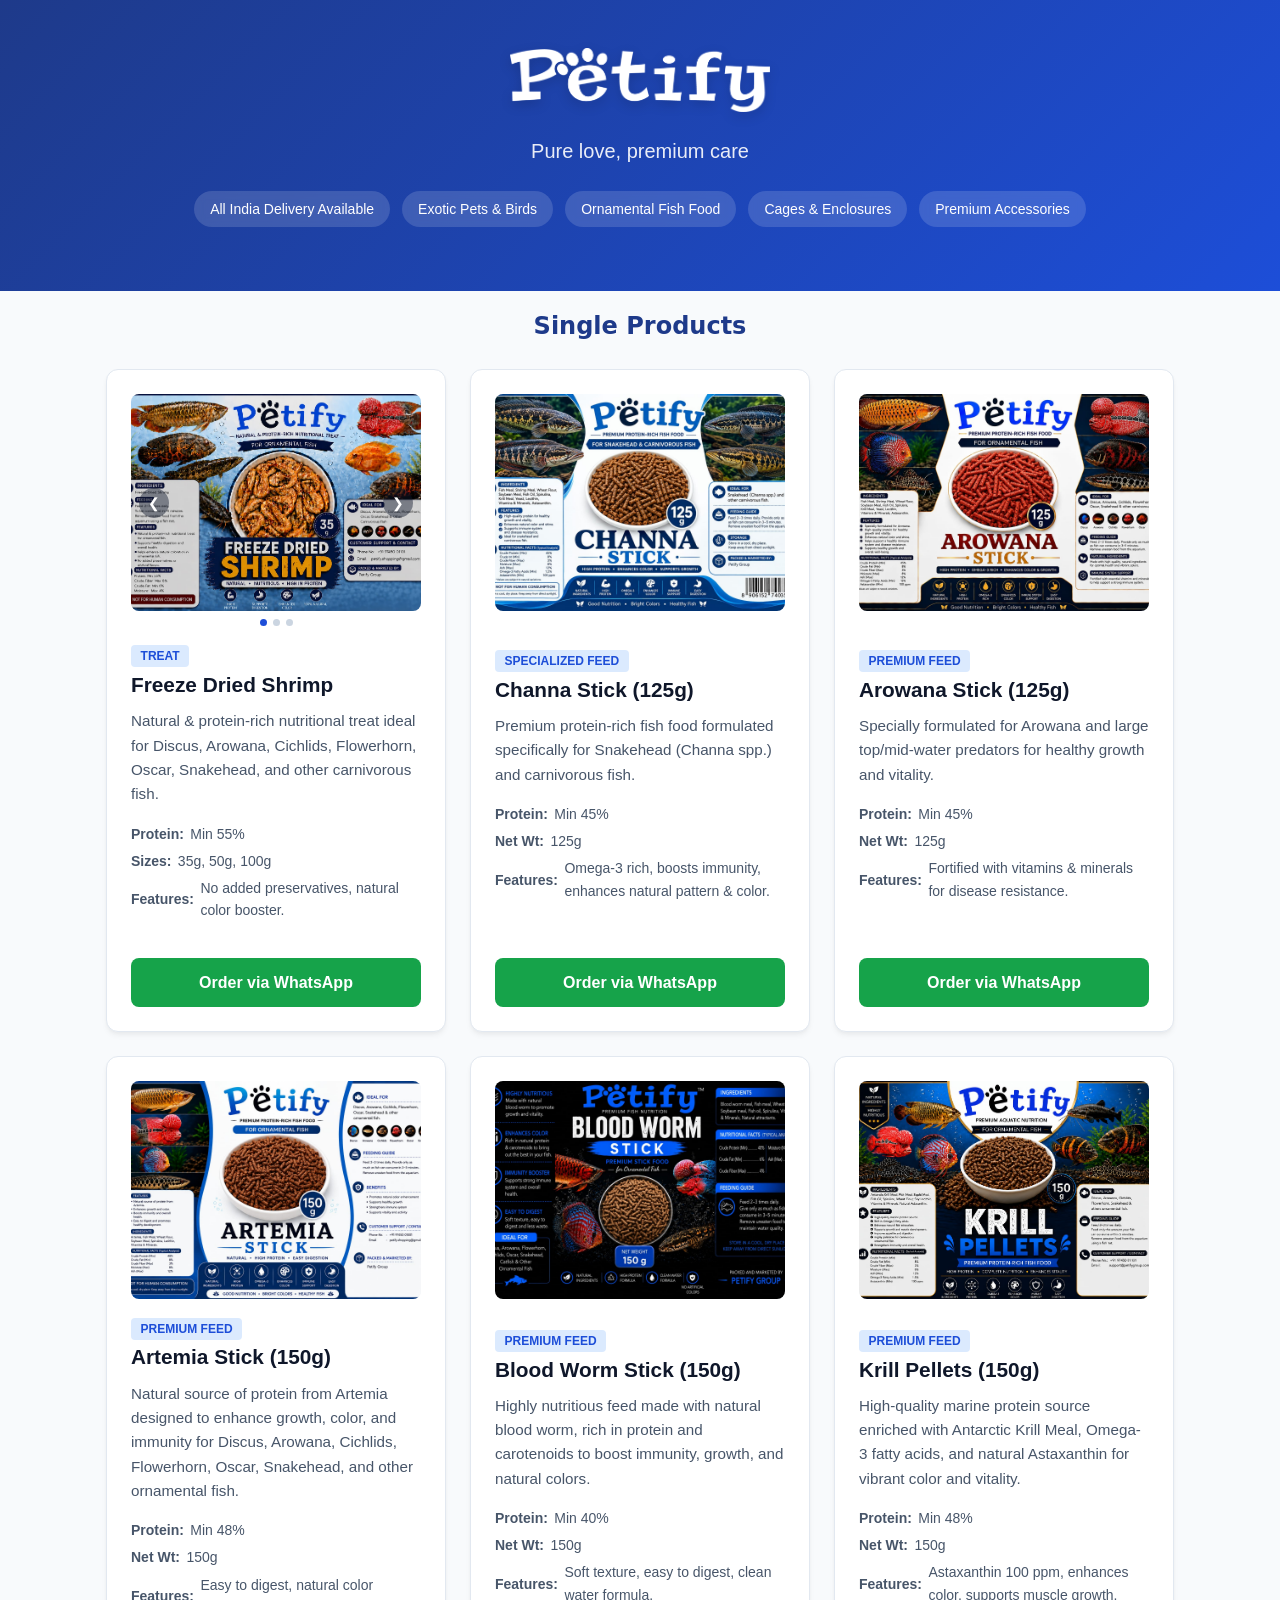
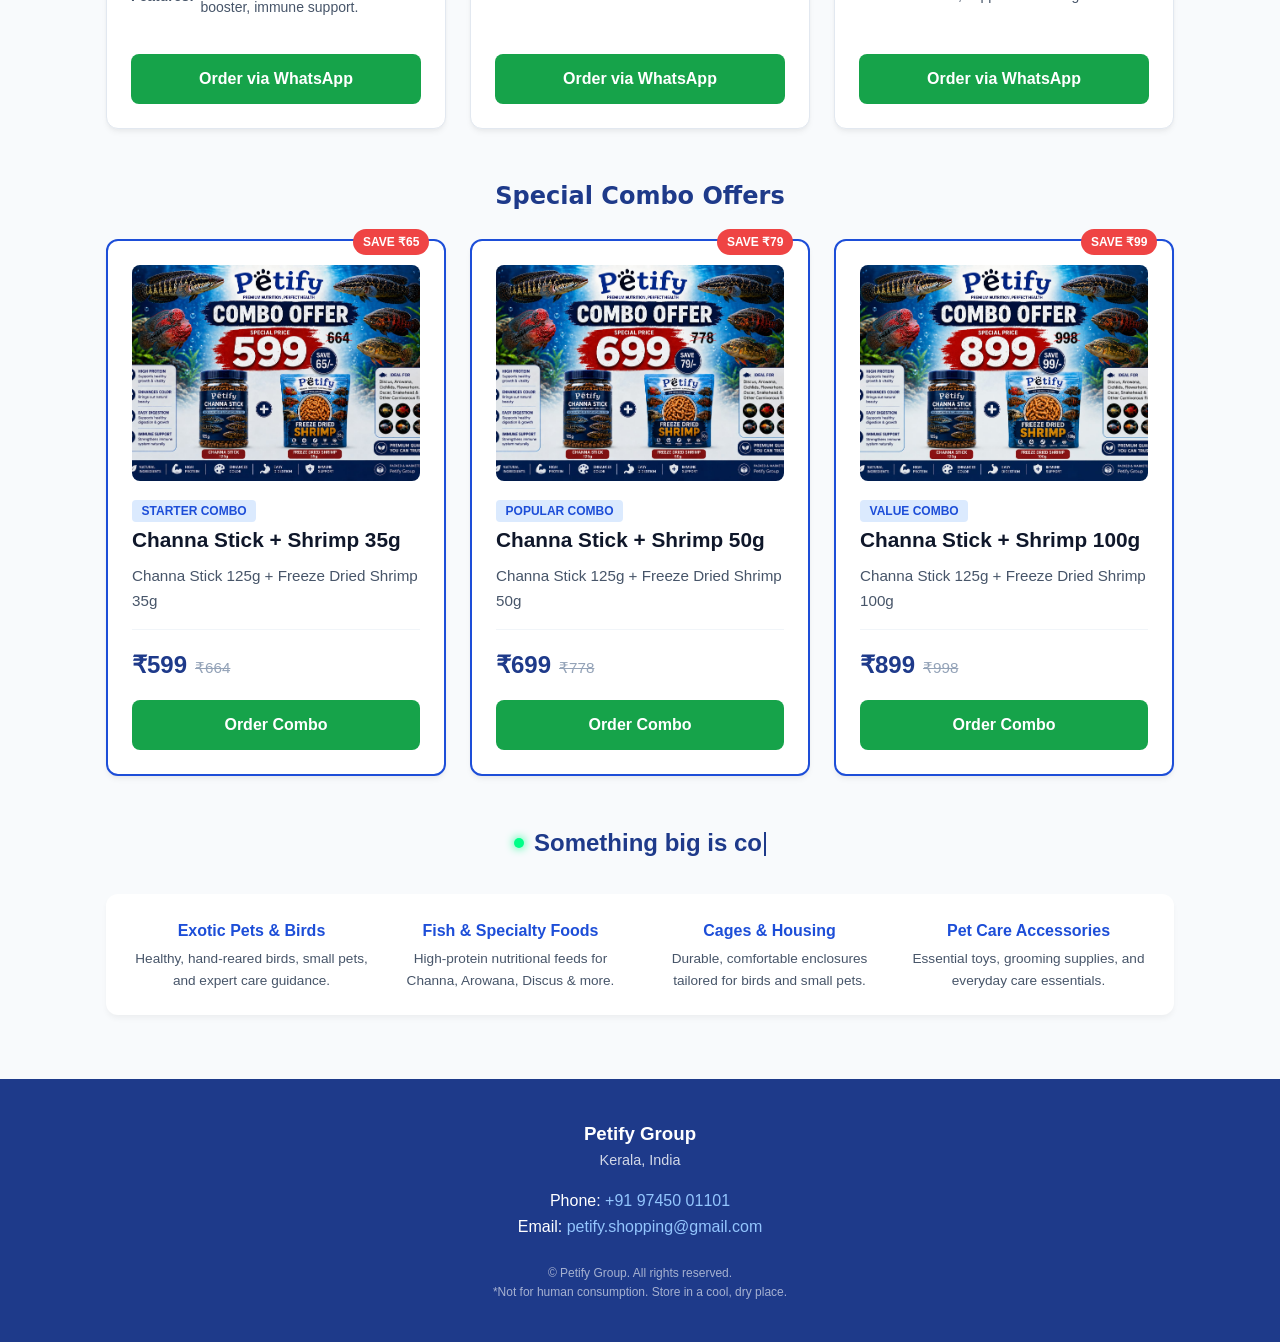
<file: index.html>
<!DOCTYPE html>
<html lang="en">
<head>
    <meta charset="UTF-8">
    <meta name="viewport" content="width=device-width, initial-scale=1.0">
    <title>Petify.in</title>
    <!-- Standard Browser Tab Icon (Favicon) -->
    <link rel="icon" type="image/png" href="images/logo.png">

    <!-- Mobile Home Screen / Bookmark Icon (Apple Devices) -->
    <link rel="apple-touch-icon" href="images/logo.png">
    
    <link rel="stylesheet" href="styles.css">
</head>
<body>

    <!-- Header / Hero Section -->
    <header>
        <h1 class="brand-title" id="brand-title"></h1>
        <p class="brand-tagline" id="brand-tagline"></p>
        <div class="hero-pills" id="hero-pills"></div>
    </header>

    <div class="container">
        <!-- Standalone Products -->
        <h2 class="section-title">Single Products</h2>
        <div class="grid" id="single-products-grid"></div>

        <!-- Special Combos -->
        <h2 class="section-title">Special Combo Offers</h2>
        <div class="grid" id="combo-products-grid"></div>

<h2 class="section-title glow-text" aria-label="Something big is coming soon">
    <span class="status-dot" aria-hidden="true"></span>
    <span id="typing-headline" aria-hidden="true"></span>
</h2>
        <!-- Features Bar -->
        <div class="features-grid" id="features-grid"></div>
    </div>

    <!-- Footer -->
    <footer>
        <h3>Petify Group</h3>
        <p id="footer-location" style="font-size:0.9rem; opacity:0.8;"></p>
        
        <div class="contact-details" id="footer-contact"></div>

        <p style="font-size: 0.75rem; opacity: 0.6; margin-top: 1.5rem;">
            © Petify Group. All rights reserved. <br>
            *Not for human consumption. Store in a cool, dry place.
        </p>
    </footer>

    <!-- Load Data and Application Logic -->
    <script src="data.js"></script>
    <script src="script.js"></script>
</body>
</html>
</file>
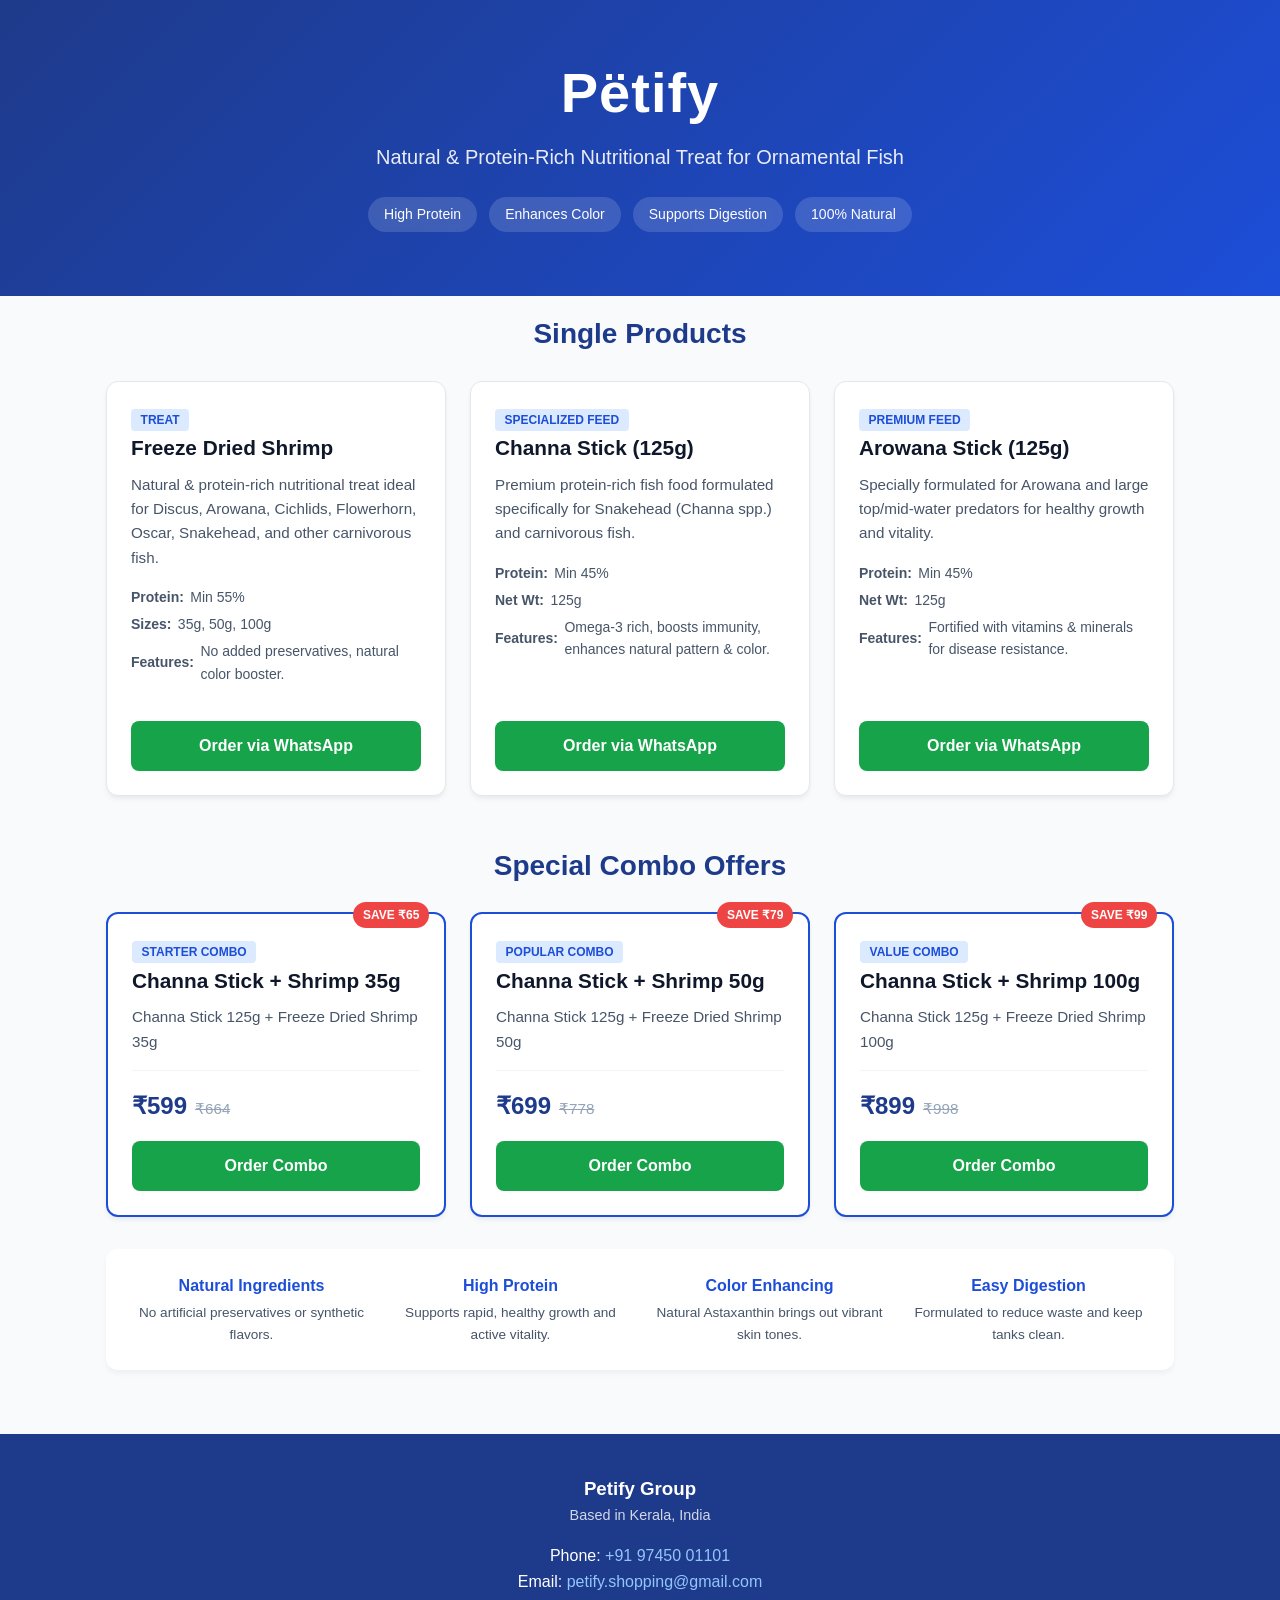
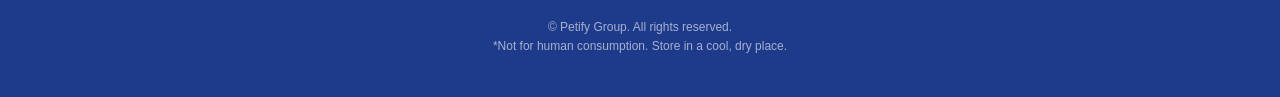
<file: landing-page.html>
<!DOCTYPE html>
<html lang="en">
<head>
    <meta charset="UTF-8">
    <meta name="viewport" content="width=device-width, initial-scale=1.0">
    <title>Petify | Premium Nutritional Treat for Ornamental Fish</title>
    <style>
        :root {
            --primary: #1d4ed8;       /* Deep Petify Blue */
            --primary-dark: #1e3a8a;  /* Navy Accent */
            --accent: #f59e0b;        /* Gold/Orange Accent */
            --bg-light: #f8fafc;
            --text-dark: #0f172a;
            --text-muted: #475569;
            --card-bg: #ffffff;
        }

        * {
            box-sizing: border-box;
            margin: 0;
            padding: 0;
            font-family: -apple-system, BlinkMacSystemFont, "Segoe UI", Roboto, Oxygen, Ubuntu, Cantarell, sans-serif;
        }

        body {
            background-color: var(--bg-light);
            color: var(--text-dark);
            line-height: 1.6;
        }

        /* Header / Hero */
        header {
            background: linear-gradient(135deg, var(--primary-dark), var(--primary));
            color: white;
            text-align: center;
            padding: 3rem 1rem 4rem;
        }

        .brand-title {
            font-size: 3.5rem;
            font-weight: 800;
            letter-spacing: 1px;
            margin-bottom: 0.2rem;
        }

        .brand-tagline {
            font-size: 1.25rem;
            opacity: 0.9;
            font-weight: 300;
            margin-bottom: 1.5rem;
        }

        .hero-pills {
            display: flex;
            justify-content: center;
            gap: 0.75rem;
            flex-wrap: wrap;
        }

        .pill {
            background: rgba(255, 255, 255, 0.15);
            backdrop-filter: blur(5px);
            padding: 0.4rem 1rem;
            border-radius: 50px;
            font-size: 0.875rem;
            font-weight: 500;
        }

        /* Container */
        .container {
            max-width: 1100px;
            margin: -2rem auto 3rem;
            padding: 0 1rem;
        }

        /* Section Titles */
        .section-title {
            text-align: center;
            font-size: 1.75rem;
            margin: 3rem 0 1.5rem;
            color: var(--primary-dark);
            position: relative;
        }

        /* Grid Layouts */
        .grid {
            display: grid;
            grid-template-columns: repeat(auto-fit, minmax(280px, 1fr));
            gap: 1.5rem;
        }

        /* Cards */
        .card {
            background: var(--card-bg);
            border-radius: 12px;
            padding: 1.5rem;
            box-shadow: 0 4px 6px -1px rgba(0, 0, 0, 0.05), 0 2px 4px -1px rgba(0, 0, 0, 0.03);
            border: 1px solid #e2e8f0;
            display: flex;
            flex-direction: column;
            justify-content: space-between;
        }

        .card-badge {
            align-self: flex-start;
            background: #dbeafe;
            color: var(--primary);
            font-weight: 700;
            font-size: 0.75rem;
            padding: 0.25rem 0.6rem;
            border-radius: 4px;
            margin-bottom: 0.75rem;
            text-transform: uppercase;
        }

        .card h3 {
            font-size: 1.3rem;
            color: var(--text-dark);
            margin-bottom: 0.5rem;
        }

        .card p {
            color: var(--text-muted);
            font-size: 0.95rem;
            margin-bottom: 1rem;
        }

        .specs {
            list-style: none;
            font-size: 0.875rem;
            color: var(--text-muted);
            margin-bottom: 1.25rem;
        }

        .specs li {
            margin-bottom: 0.3rem;
            display: flex;
            align-items: center;
            gap: 0.4rem;
        }

        /* Pricing & Combos */
        .combo-card {
            border: 2px solid var(--primary);
            position: relative;
        }

        .save-tag {
            position: absolute;
            top: -12px;
            right: 15px;
            background: #ef4444;
            color: white;
            font-size: 0.75rem;
            font-weight: bold;
            padding: 0.2rem 0.6rem;
            border-radius: 20px;
        }

        .price-box {
            margin-top: auto;
            padding-top: 1rem;
            border-top: 1px solid #f1f5f9;
            display: flex;
            align-items: baseline;
            gap: 0.5rem;
        }

        .price {
            font-size: 1.5rem;
            font-weight: 800;
            color: var(--primary-dark);
        }

        .old-price {
            text-decoration: line-through;
            color: #94a3b8;
            font-size: 0.95rem;
        }

        /* Order Button */
        .btn {
            display: block;
            width: 100%;
            text-align: center;
            background: #16a34a;
            color: white;
            text-decoration: none;
            padding: 0.75rem;
            border-radius: 8px;
            font-weight: 600;
            margin-top: 1rem;
            transition: background 0.2s;
        }

        .btn:hover {
            background: #15803d;
        }

        /* Features Bar */
        .features-grid {
            background: white;
            border-radius: 12px;
            padding: 1.5rem;
            margin-top: 2rem;
            display: grid;
            grid-template-columns: repeat(auto-fit, minmax(200px, 1fr));
            gap: 1rem;
            text-align: center;
            box-shadow: 0 4px 6px -1px rgba(0, 0, 0, 0.05);
        }

        .feature-item h4 {
            color: var(--primary);
            margin-bottom: 0.25rem;
        }

        .feature-item p {
            font-size: 0.85rem;
            color: var(--text-muted);
        }

        /* Footer */
        footer {
            background: var(--primary-dark);
            color: white;
            text-align: center;
            padding: 2.5rem 1rem;
            margin-top: 4rem;
        }

        footer a {
            color: #93c5fd;
            text-decoration: none;
        }

        .contact-details {
            margin: 1rem 0;
            font-size: 1rem;
        }
    </style>
</head>
<body>

    <!-- Hero Section -->
    <header>
        <h1 class="brand-title">Pëtify</h1>
        <p class="brand-tagline">Natural & Protein-Rich Nutritional Treat for Ornamental Fish</p>
        <div class="hero-pills">
            <span class="pill">High Protein</span>
            <span class="pill">Enhances Color</span>
            <span class="pill">Supports Digestion</span>
            <span class="pill">100% Natural</span>
        </div>
    </header>

    <div class="container">

        <!-- Standalone Products -->
        <h2 class="section-title">Single Products</h2>
        <div class="grid">
            
            <!-- Freeze Dried Shrimp -->
            <div class="card">
                <div>
                    <span class="card-badge">Treat</span>
                    <h3>Freeze Dried Shrimp</h3>
                    <p>Natural & protein-rich nutritional treat ideal for Discus, Arowana, Cichlids, Flowerhorn, Oscar, Snakehead, and other carnivorous fish.</p>
                    <ul class="specs">
                        <li><strong>Protein:</strong> Min 55%</li>
                        <li><strong>Sizes:</strong> 35g, 50g, 100g</li>
                        <li><strong>Features:</strong> No added preservatives, natural color booster.</li>
                    </ul>
                </div>
                <a href="https://wa.me/919745001101?text=Hi%20Petify,%20I%20want%20to%20order%20Freeze%20Dried%20Shrimp" class="btn">Order via WhatsApp</a>
            </div>

            <!-- Channa Stick -->
            <div class="card">
                <div>
                    <span class="card-badge">Specialized Feed</span>
                    <h3>Channa Stick (125g)</h3>
                    <p>Premium protein-rich fish food formulated specifically for Snakehead (Channa spp.) and carnivorous fish.</p>
                    <ul class="specs">
                        <li><strong>Protein:</strong> Min 45%</li>
                        <li><strong>Net Wt:</strong> 125g</li>
                        <li><strong>Features:</strong> Omega-3 rich, boosts immunity, enhances natural pattern & color.</li>
                    </ul>
                </div>
                <a href="https://wa.me/919745001101?text=Hi%20Petify,%20I%20want%20to%20order%20Channa%20Stick%20125g" class="btn">Order via WhatsApp</a>
            </div>

            <!-- Arowana Stick -->
            <div class="card">
                <div>
                    <span class="card-badge">Premium Feed</span>
                    <h3>Arowana Stick (125g)</h3>
                    <p>Specially formulated for Arowana and large top/mid-water predators for healthy growth and vitality.</p>
                    <ul class="specs">
                        <li><strong>Protein:</strong> Min 45%</li>
                        <li><strong>Net Wt:</strong> 125g</li>
                        <li><strong>Features:</strong> Fortified with vitamins & minerals for disease resistance.</li>
                    </ul>
                </div>
                <a href="https://wa.me/919745001101?text=Hi%20Petify,%20I%20want%20to%20order%20Arowana%20Stick%20125g" class="btn">Order via WhatsApp</a>
            </div>

        </div>

        <!-- Special Combos -->
        <h2 class="section-title">Special Combo Offers</h2>
        <div class="grid">
            
            <!-- Combo 1 -->
            <div class="card combo-card">
                <span class="save-tag">SAVE ₹65</span>
                <div>
                    <span class="card-badge">Starter Combo</span>
                    <h3>Channa Stick + Shrimp 35g</h3>
                    <p>Channa Stick 125g + Freeze Dried Shrimp 35g</p>
                </div>
                <div class="price-box">
                    <span class="price">₹599</span>
                    <span class="old-price">₹664</span>
                </div>
                <a href="https://wa.me/919745001101?text=Hi%20Petify,%20I%20want%20to%20order%20Combo%20₹599" class="btn">Order Combo</a>
            </div>

            <!-- Combo 2 -->
            <div class="card combo-card">
                <span class="save-tag">SAVE ₹79</span>
                <div>
                    <span class="card-badge">Popular Combo</span>
                    <h3>Channa Stick + Shrimp 50g</h3>
                    <p>Channa Stick 125g + Freeze Dried Shrimp 50g</p>
                </div>
                <div class="price-box">
                    <span class="price">₹699</span>
                    <span class="old-price">₹778</span>
                </div>
                <a href="https://wa.me/919745001101?text=Hi%20Petify,%20I%20want%20to%20order%20Combo%20₹699" class="btn">Order Combo</a>
            </div>

            <!-- Combo 3 -->
            <div class="card combo-card">
                <span class="save-tag">SAVE ₹99</span>
                <div>
                    <span class="card-badge">Value Combo</span>
                    <h3>Channa Stick + Shrimp 100g</h3>
                    <p>Channa Stick 125g + Freeze Dried Shrimp 100g</p>
                </div>
                <div class="price-box">
                    <span class="price">₹899</span>
                    <span class="old-price">₹998</span>
                </div>
                <a href="https://wa.me/919745001101?text=Hi%20Petify,%20I%20want%20to%20order%20Combo%20₹899" class="btn">Order Combo</a>
            </div>

        </div>

        <!-- Features Bar -->
        <div class="features-grid">
            <div class="feature-item">
                <h4>Natural Ingredients</h4>
                <p>No artificial preservatives or synthetic flavors.</p>
            </div>
            <div class="feature-item">
                <h4>High Protein</h4>
                <p>Supports rapid, healthy growth and active vitality.</p>
            </div>
            <div class="feature-item">
                <h4>Color Enhancing</h4>
                <p>Natural Astaxanthin brings out vibrant skin tones.</p>
            </div>
            <div class="feature-item">
                <h4>Easy Digestion</h4>
                <p>Formulated to reduce waste and keep tanks clean.</p>
            </div>
        </div>

    </div>

    <!-- Footer -->
    <footer>
        <h3>Petify Group</h3>
        <p style="font-size:0.9rem; opacity:0.8;">Based in Kerala, India</p>
        
        <div class="contact-details">
            <p>Phone: <a href="tel:+919745001101">+91 97450 01101</a></p>
            <p>Email: <a href="mailto:petify.shopping@gmail.com">petify.shopping@gmail.com</a></p>
        </div>

        <p style="font-size: 0.75rem; opacity: 0.6; margin-top: 1.5rem;">
            © Petify Group. All rights reserved. <br>
            *Not for human consumption. Store in a cool, dry place.
        </p>
    </footer>

</body>
</html>
</file>
<file: styles.css>
:root {
  --primary: #1d4ed8;       /* Deep Petify Blue */
  --primary-dark: #1e3a8a;  /* Navy Accent */
  --accent: #f59e0b;        /* Gold/Orange Accent */
  --bg-light: #f8fafc;
  --text-dark: #0f172a;
  --text-muted: #475569;
  --card-bg: #ffffff;
}

* {
  box-sizing: border-box;
  margin: 0;
  padding: 0;
  font-family: -apple-system, BlinkMacSystemFont, "Segoe UI", Roboto, Oxygen, Ubuntu, Cantarell, sans-serif;
}


body {
  background-color: var(--bg-light);
  color: var(--text-dark);
  line-height: 1.6;
}

/* Header / Hero */
header {
  background: linear-gradient(135deg, var(--primary-dark), var(--primary));
  color: white;
  text-align: center;
  padding: 3rem 1rem 4rem;
}

/* .brand-title {
  font-size: 3.5rem;
  font-weight: 800;
  letter-spacing: 1px;
  margin-bottom: 0.2rem;
} */

/* Enable global smooth scrolling across the entire document */
html {
  scroll-behavior: smooth;
}

/* Clickable Logo Styles */
#logo-link {
  display: inline-block;
  text-decoration: none;
  transition: transform 0.2s ease, opacity 0.2s ease;
  cursor: grabbing;
}

#logo-link:hover {
  transform: scale(1.03); /* Subtle zoom effect on hover */
  opacity: 0.95;
}

#logo-link:active {
  transform: scale(0.98); /* Press-down response when clicked */
}

/* Disable dragging and selecting on the logo image */
.brand-logo {
  max-width: 260px;
  height: auto;
  display: block;
  margin-bottom: 0.5rem;
  filter: drop-shadow(0 4px 6px rgba(0, 0, 0, 0.15));
  
  /* Prevents dragging the image to the desktop/another tab */
  -webkit-user-drag: none;
  user-select: none;
  -webkit-user-select: none;
  -moz-user-select: none;
  -ms-user-select: none;
  
  /* Disables long-press callout menus on iOS/Android */
  -webkit-touch-callout: none;
}


.brand-tagline {
  font-size: 1.25rem;
  opacity: 0.9;
  font-weight: 300;
  margin-bottom: 1.5rem;
}

.hero-pills {
  display: flex;
  justify-content: center;
  gap: 0.75rem;
  flex-wrap: wrap;
}

.pill {
  background: rgba(255, 255, 255, 0.15);
  backdrop-filter: blur(5px);
  padding: 0.4rem 1rem;
  border-radius: 50px;
  font-size: 0.875rem;
  font-weight: 500;
}

/* Container */
.container {
  max-width: 1100px;
  margin: -2rem auto 3rem;
  padding: 0 1rem;
}

/* Section Titles */
.section-title {
  text-align: center;
  font-size: 1.75rem;
  margin: 3rem 0 1.5rem;
  color: var(--primary-dark);
  position: relative;
}

/* Grid Layouts */
.grid {
  display: grid;
  grid-template-columns: repeat(auto-fit, minmax(280px, 1fr));
  gap: 1.5rem;
}

/* Cards */
.card {
  background: var(--card-bg);
  border-radius: 12px;
  padding: 1.5rem;
  box-shadow: 0 4px 6px -1px rgba(0, 0, 0, 0.05), 0 2px 4px -1px rgba(0, 0, 0, 0.03);
  border: 1px solid #e2e8f0;
  display: flex;
  flex-direction: column;
  justify-content: space-between;
}

.card-gallery {
  margin-bottom: 1rem;
}

.carousel-images {
  position: relative;
  width: 100%;
  aspect-ratio: 4 / 3;
  border-radius: 8px;
  overflow: hidden;
  background: #f1f5f9;
}

.card-main-image {
  position: absolute;
  top: 0;
  left: 0;
  width: 100%;
  height: 100%;
  object-fit: cover;
  opacity: 0;
  pointer-events: none;
  transition: opacity 0.3s ease;
}

.card-main-image.active {
  opacity: 1;
  pointer-events: auto;
}

.carousel-btn {
  position: absolute;
  top: 50%;
  transform: translateY(-50%);
  width: 30px;
  height: 30px;
  border: none;
  border-radius: 50%;
  background: rgba(15, 23, 42, 0.45);
  color: white;
  font-size: 0.85rem;
  cursor: pointer;
  display: flex;
  align-items: center;
  justify-content: center;
  z-index: 2;
  transition: background 0.2s;
}

.carousel-btn:hover {
  background: rgba(15, 23, 42, 0.7);
}

.carousel-btn.prev {
  left: 8px;
}

.carousel-btn.next {
  right: 8px;
}

.dots {
  display: flex;
  justify-content: center;
  gap: 6px;
  margin-top: 0.5rem;
}

.dot {
  width: 7px;
  height: 7px;
  border-radius: 50%;
  background: #cbd5e1;
  transition: background 0.2s;
}

.dot.active {
  background: var(--primary);
}

.card-badge {
  align-self: flex-start;
  background: #dbeafe;
  color: var(--primary);
  font-weight: 700;
  font-size: 0.75rem;
  padding: 0.25rem 0.6rem;
  border-radius: 4px;
  margin-bottom: 0.75rem;
  text-transform: uppercase;
}

.card h3 {
  font-size: 1.3rem;
  color: var(--text-dark);
  margin-bottom: 0.5rem;
}

.card p {
  color: var(--text-muted);
  font-size: 0.95rem;
  margin-bottom: 1rem;
}

.specs {
  list-style: none;
  font-size: 0.875rem;
  color: var(--text-muted);
  margin-bottom: 1.25rem;
}

.specs li {
  margin-bottom: 0.3rem;
  display: flex;
  align-items: center;
  gap: 0.4rem;
}

/* Pricing & Combos */
.combo-card {
  border: 2px solid var(--primary);
  position: relative;
}

.save-tag {
  position: absolute;
  top: -12px;
  right: 15px;
  background: #ef4444;
  color: white;
  font-size: 0.75rem;
  font-weight: bold;
  padding: 0.2rem 0.6rem;
  border-radius: 20px;
}

.price-box {
  margin-top: auto;
  padding-top: 1rem;
  border-top: 1px solid #f1f5f9;
  display: flex;
  align-items: baseline;
  gap: 0.5rem;
}

.price {
  font-size: 1.5rem;
  font-weight: 800;
  color: var(--primary-dark);
}

.old-price {
  text-decoration: line-through;
  color: #94a3b8;
  font-size: 0.95rem;
}

/* Order Button */
.btn {
  display: block;
  width: 100%;
  text-align: center;
  background: #16a34a;
  color: white;
  text-decoration: none;
  padding: 0.75rem;
  border-radius: 8px;
  font-weight: 600;
  margin-top: 1rem;
  transition: background 0.2s;
}

.btn:hover {
  background: #15803d;
}

/* Features Bar */
.features-grid {
  background: white;
  border-radius: 12px;
  padding: 1.5rem;
  margin-top: 2rem;
  display: grid;
  grid-template-columns: repeat(auto-fit, minmax(200px, 1fr));
  gap: 1rem;
  text-align: center;
  box-shadow: 0 4px 6px -1px rgba(0, 0, 0, 0.05);
}

.feature-item h4 {
  color: var(--primary);
  margin-bottom: 0.25rem;
}

.feature-item p {
  font-size: 0.85rem;
  color: var(--text-muted);
}

.section-title {
  display: flex;
  align-items: center;
  justify-content: center;
  gap: 10px;
  font-family: system-ui, sans-serif;
  font-size: 1.5rem;
  color: --primary;
}

.status-dot {
  width: 10px;
  height: 10px;
  background-color: #00ff88;
  border-radius: 50%;
  box-shadow: 0 0 10px #00ff88;
  animation: pulse 1.5s infinite ease-in-out;
}

#typing-headline::after {
  content: "";
  display: inline-block;
  height: 1em;
  margin-left: 2px;
  border-right: 2px solid currentColor;
  vertical-align: text-bottom;
  animation: caret-blink 0.8s steps(1) infinite;
}

@keyframes caret-blink {
  50% { opacity: 0; }
}

@keyframes pulse {
  0%, 100% { opacity: 0.3; transform: scale(0.8); }
  50% { opacity: 1; transform: scale(1.2); }
}

@media (prefers-reduced-motion: reduce) {
  .status-dot,
  #typing-headline::after {
    animation: none;
  }
}

/* Footer */
footer {
  background: var(--primary-dark);
  color: white;
  text-align: center;
  padding: 2.5rem 1rem;
  margin-top: 4rem;
}

footer a {
  color: #93c5fd;
  text-decoration: none;
}

.contact-details {
  margin: 1rem 0;
  font-size: 1rem;
}
</file>
